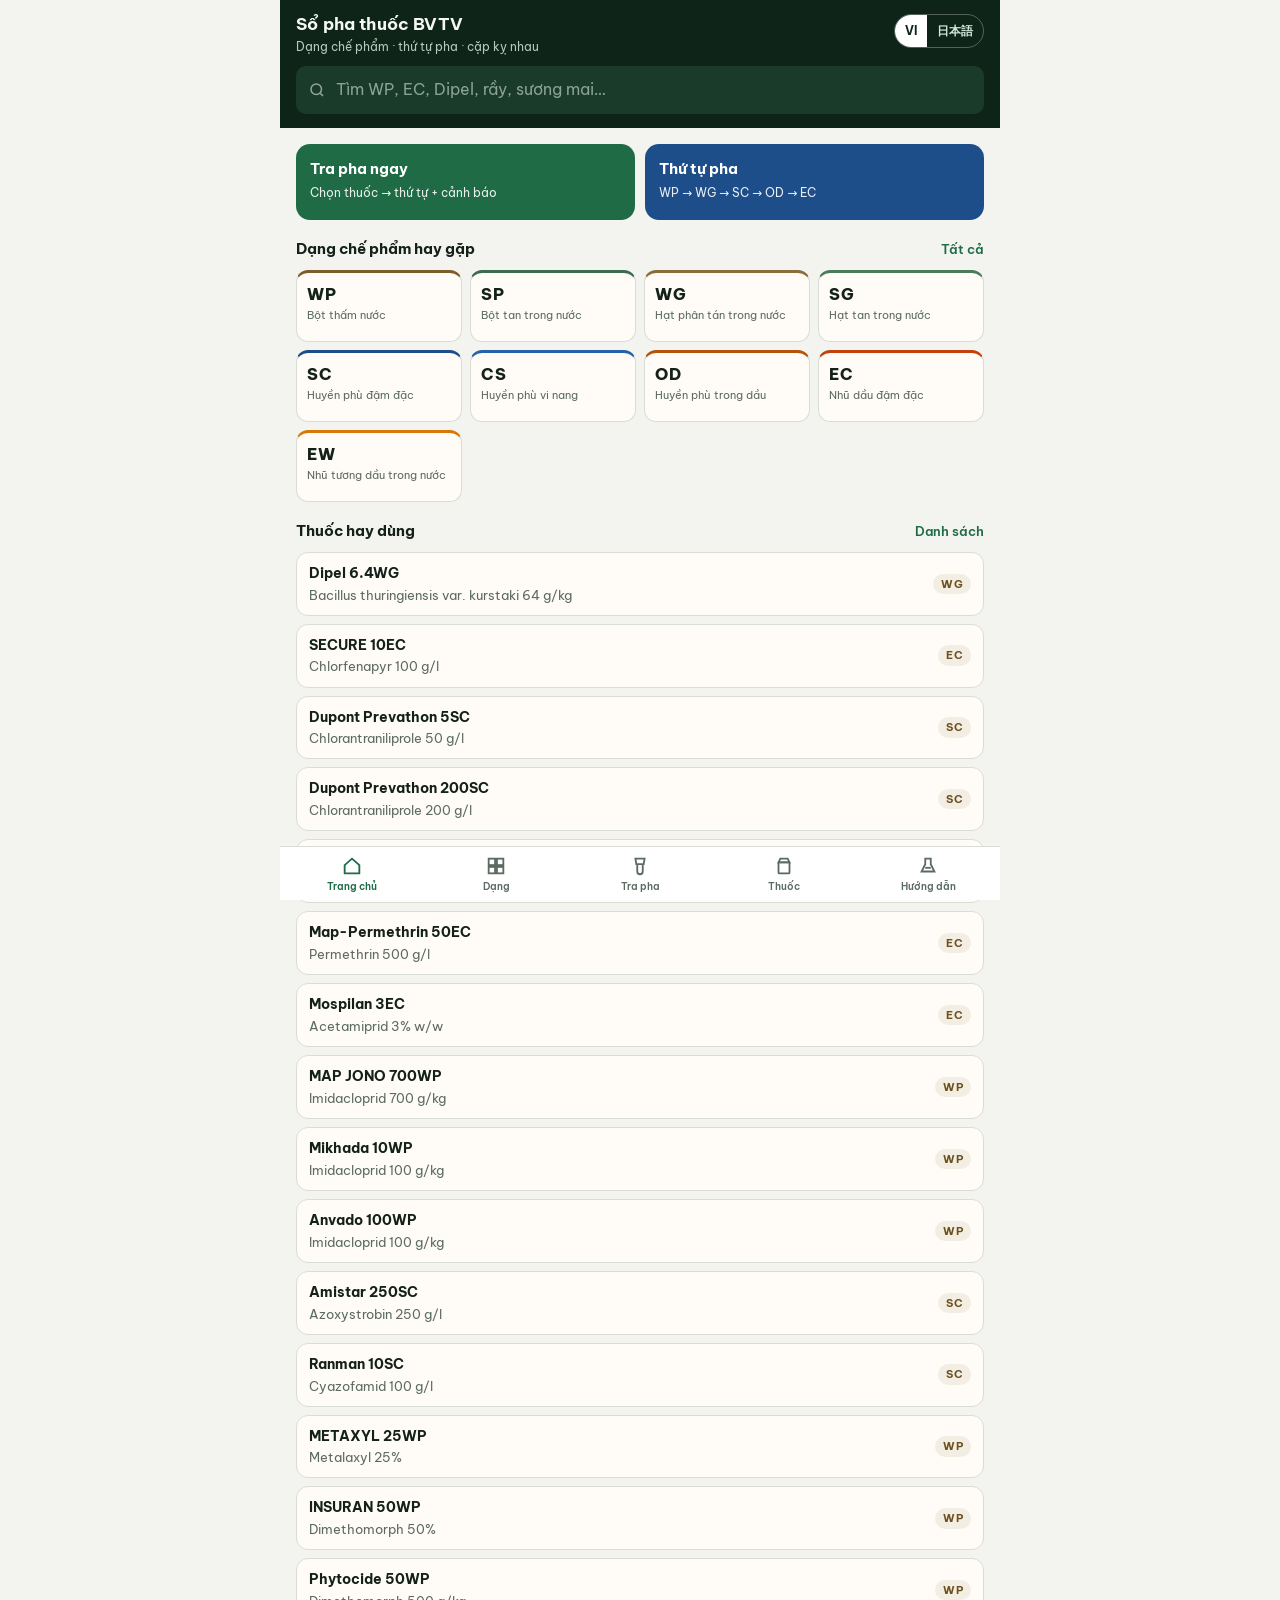
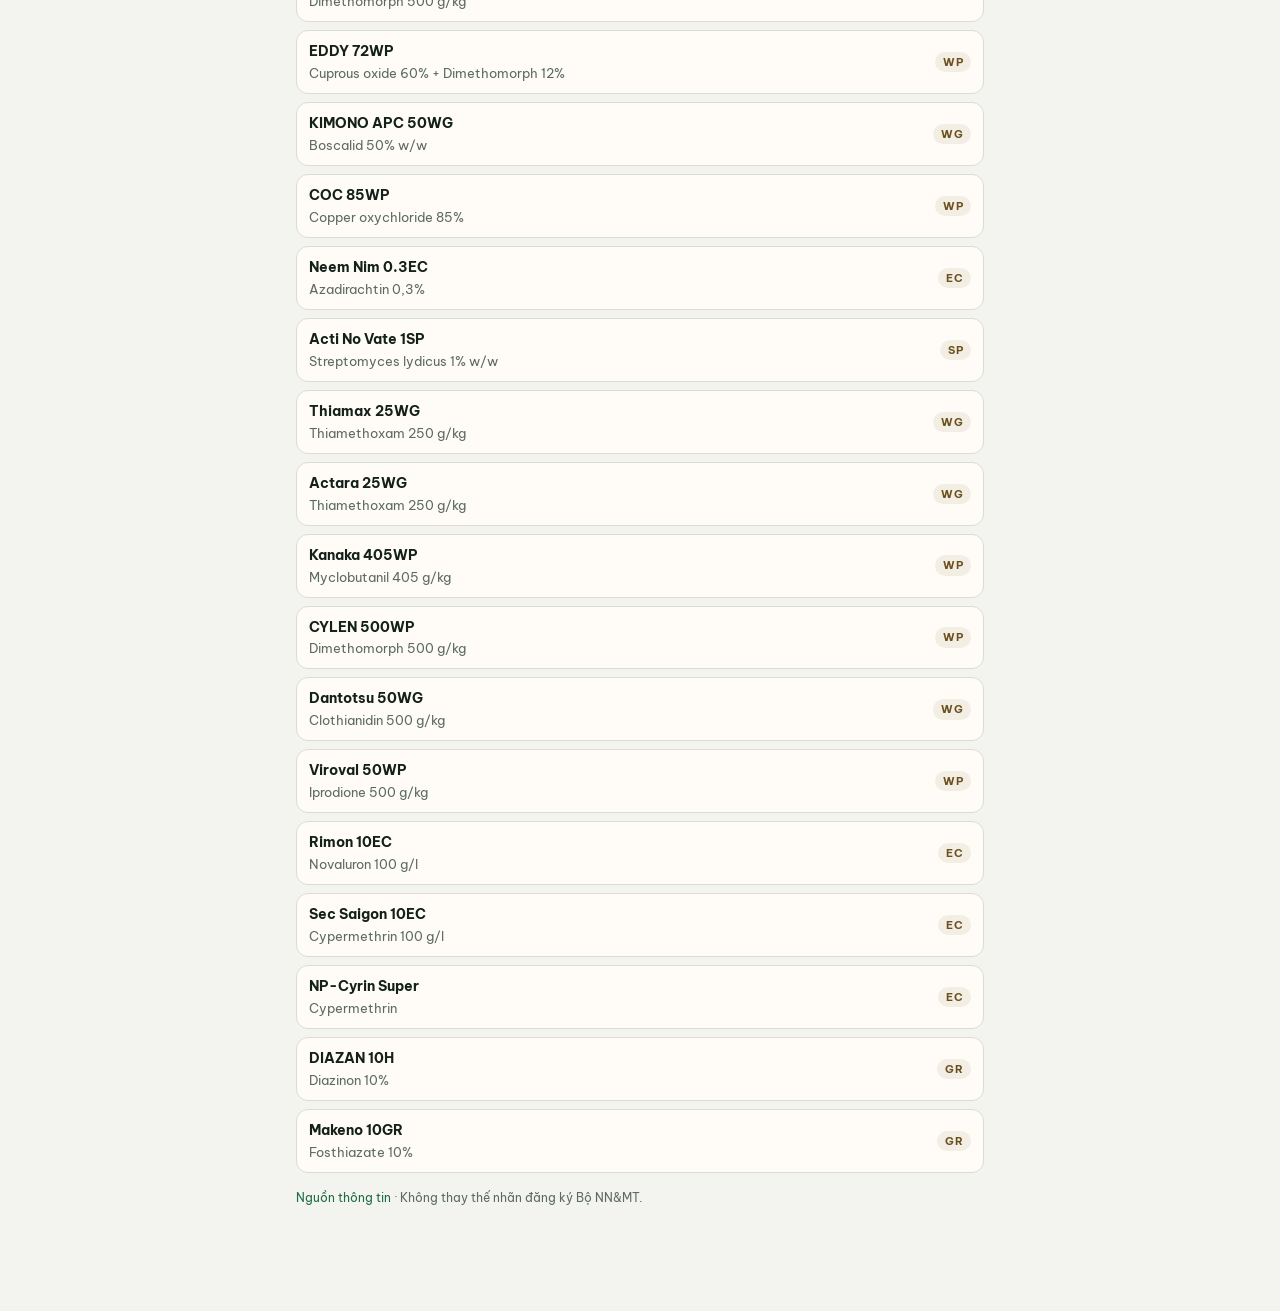
<file: index.html>
<!DOCTYPE html>
<html lang="vi">
<head>
  <meta charset="UTF-8">
  <meta name="viewport" content="width=device-width, initial-scale=1, viewport-fit=cover">
  <meta name="theme-color" content="#0f2419">
  <meta name="description" content="Tra nhanh dạng nông dược WP WG EC SC, thứ tự pha và thuốc không được phối. Tối ưu điện thoại ngoài đồng.">
  <title>Sổ pha thuốc BVTV</title>
  <link rel="manifest" href="manifest.json">
  <link rel="icon" href="data:image/svg+xml,%3Csvg xmlns='http://www.w3.org/2000/svg' viewBox='0 0 64 64'%3E%3Crect fill='%231f6b45' width='64' height='64' rx='14'/%3E%3Cpath fill='%23fff' d='M18 40c8-16 20-22 28-24-6 8-8 18-6 28-10-2-18-2-22-4z'/%3E%3C/svg%3E">
  <link rel="preconnect" href="https://fonts.googleapis.com">
  <link rel="preconnect" href="https://fonts.gstatic.com" crossorigin>
  <link href="https://fonts.googleapis.com/css2?family=Be+Vietnam+Pro:wght@400;600;700;800&family=Noto+Sans+JP:wght@400;500;700&display=swap" rel="stylesheet">
  <link rel="stylesheet" href="css/style.css">
</head>
<body>
  <div class="app">
    <header class="topbar">
      <div class="top-head">
        <div>
          <h1 data-i18n="title">Sổ pha thuốc BVTV</h1>
          <p data-i18n="subtitle">Dạng chế phẩm · thứ tự pha · cặp kỵ nhau</p>
        </div>
        <div class="lang-switch" role="group" aria-label="Ngôn ngữ / 言語">
          <button type="button" data-set-lang="vi" class="on" aria-pressed="true">VI</button>
          <button type="button" data-set-lang="ja" aria-pressed="false">日本語</button>
        </div>
      </div>
      <div class="search-wrap">
        <svg width="18" height="18" viewBox="0 0 24 24" fill="none" stroke="#c5d5c9" stroke-width="2"><circle cx="11" cy="11" r="7"/><path d="M20 20l-3.5-3.5"/></svg>
        <input id="global-search" type="search" data-i18n-placeholder="searchPh" placeholder="Tìm WP, EC, Dipel, rầy, sương mai…" autocomplete="off">
      </div>
    </header>

    <div id="search-results" class="hidden" style="padding:12px 16px 0"></div>

    <main>
      <section id="page-home" class="page">
        <div class="hero-actions">
          <button class="big-btn primary" data-go="#/tra">
            <strong data-i18n="homeTra">Tra pha ngay</strong>
            <span data-i18n="homeTraSub">Chọn thuốc → thứ tự + cảnh báo</span>
          </button>
          <button class="big-btn secondary" data-go="#/pha">
            <strong data-i18n="homeMix">Thứ tự pha</strong>
            <span data-i18n="homeMixSub">WP → WG → SC → OD → EC</span>
          </button>
        </div>
        <div class="section-title">
          <h2 data-i18n="homeForms">Dạng chế phẩm hay gặp</h2>
          <a href="#/dang" data-i18n="homeAll">Tất cả</a>
        </div>
        <div id="home-forms" class="form-grid"></div>
        <div class="section-title" style="margin-top:18px">
          <h2 data-i18n="homeProds">Thuốc hay dùng</h2>
          <a href="#/thuoc" data-i18n="homeList">Danh sách</a>
        </div>
        <div id="home-prods" class="prod-list"></div>
        <p class="note-legal"><a href="#/nguon" data-i18n="homeLegalLink">Nguồn thông tin</a> · <span data-i18n="homeLegalRest">Không thay thế nhãn đăng ký Bộ NN&MT.</span></p>
      </section>

      <section id="page-forms" class="page">
        <div class="section-title"><h2 data-i18n="formsSprayTitle">Pha với nước để phun</h2></div>
        <p class="muted" data-i18n="formsIntro">Chữ cuối tên thuốc (WP, WG, EC…) là dạng bào chế — quyết định thuốc vào bình ở bước nào. Bấm để xem cách pha.</p>
        <div id="forms-spray" class="form-grid" style="margin-top:10px"></div>
        <div class="section-title" style="margin-top:18px"><h2 data-i18n="formsOtherTitle">Không pha bình phun lá</h2></div>
        <div id="forms-other" class="form-grid"></div>
      </section>

      <section id="page-form" class="page">
        <div id="form-detail"></div>
      </section>

      <section id="page-mix" class="page">
        <h2 style="font-size:1.05rem;margin:0 0 8px" data-i18n="mixH2">Thứ tự cho thuốc vào bình</h2>
        <p class="muted" data-i18n="mixIntro">Nguyên tắc: nước trước — rắn khó tan trước — lỏng sau — dầu/nhũ gần cuối — phân bón lá và bám dính cuối cùng. Khuấy đều sau mỗi loại.</p>
        <div class="legend">
          <span><i class="dot" style="background:#dcfce7"></i> <span data-i18n="legendOk">Phối được</span></span>
          <span><i class="dot" style="background:#fde68a"></i> <span data-i18n="legendMid">Có điều kiện</span></span>
          <span><i class="dot" style="background:#fecaca"></i> <span data-i18n="legendNo">Không phối</span></span>
        </div>
        <ol id="mix-steps" class="step-list"></ol>

        <div class="card">
          <h3 data-i18n="matrixTitle">Bảng nhóm hoạt chất</h3>
          <div class="matrix">
            <table>
              <thead>
                <tr>
                  <th class="left" data-i18n="thGroup">Nhóm</th>
                  <th data-i18n="thInsect">Trừ sâu</th>
                  <th data-i18n="thDisease">Trừ bệnh</th>
                  <th data-i18n="thWeed">Trừ cỏ</th>
                  <th data-i18n="thBio">Sinh học</th>
                  <th data-i18n="thFert">Phân lá</th>
                </tr>
              </thead>
              <tbody>
                <tr>
                  <th class="left" data-i18n="rowInsect">Trừ sâu, rầy</th>
                  <td class="cell-mid">⚠</td>
                  <td class="cell-ok">✔</td>
                  <td class="cell-no">✖</td>
                  <td class="cell-mid">⚠</td>
                  <td class="cell-mid">⚠</td>
                </tr>
                <tr>
                  <th class="left" data-i18n="rowDisease">Trừ bệnh</th>
                  <td class="cell-ok">✔</td>
                  <td class="cell-mid">⚠</td>
                  <td class="cell-no">✖</td>
                  <td class="cell-no">✖</td>
                  <td class="cell-mid">⚠</td>
                </tr>
                <tr>
                  <th class="left" data-i18n="rowWeed">Trừ cỏ</th>
                  <td class="cell-no">✖</td>
                  <td class="cell-no">✖</td>
                  <td class="cell-mid">⚠</td>
                  <td class="cell-no">✖</td>
                  <td class="cell-no">✖</td>
                </tr>
                <tr>
                  <th class="left" data-i18n="rowBio">Sinh học (Bt, Streptomyces)</th>
                  <td class="cell-mid">⚠</td>
                  <td class="cell-no">✖</td>
                  <td class="cell-no">✖</td>
                  <td class="cell-ok">✔</td>
                  <td class="cell-mid">⚠</td>
                </tr>
                <tr>
                  <th class="left" data-i18n="rowFert">Phân bón lá</th>
                  <td class="cell-mid">⚠</td>
                  <td class="cell-mid">⚠</td>
                  <td class="cell-no">✖</td>
                  <td class="cell-mid">⚠</td>
                  <td class="cell-ok">✔</td>
                </tr>
              </tbody>
            </table>
          </div>
          <p class="muted" style="margin-top:8px" data-i18n="matrixNote">✔ phối được (đúng thứ tự, thử cốc) · ⚠ được khi liều thấp / không trùng nhóm IRAC–FRAC · ✖ phun riêng</p>
        </div>

        <div class="card">
          <h3 data-i18n="banTitle">Cặp không trộn chung</h3>
          <ul class="plain" data-i18n-html="banList">
            <li><strong>Thuốc trừ cỏ</strong> với mọi thứ khác. Rửa bình thật kỹ.</li>
            <li><strong>COC 85, CuSO4, Booc-đô</strong> — phun riêng. (Đồng hydroxide như Kocide/Champion linh hoạt hơn.)</li>
            <li><strong>Vi sinh</strong> (Dipel Bt, Acti No Vate, Trichoderma) với thuốc nấm hóa học, kháng sinh, vôi. Cách ly 5–7 ngày.</li>
            <li><strong>Carbamate kim loại</strong> (mancozeb, zineb, propineb, fosetyl-Al) với kháng sinh (kasugamycin, validamycin…).</li>
            <li><strong>Canxi / magie</strong> với gốc sunfat hoặc lân — kết tủa, nghẹt béc.</li>
            <li><strong>Cùng nhóm IRAC hoặc FRAC</strong> — không mở phổ, tăng kháng thuốc (Prevathon 5SC / 200SC + Benevia; Mospilan + Jono / Mikhada / Anvado + Thiamax / Actara + Dantotsu; Insuran + Phytocide + Eddy + Cylen; Permethrin + Sec Saigon + NP-Cyrin).</li>
          </ul>
        </div>

        <div class="callout warn" data-i18n-html="fourRight">
          <strong>Bốn đúng:</strong> đúng thuốc — đúng liều nhãn — đúng lúc — đúng cách. Nước sạch. Pha xong phun ngay. Sáng sớm hoặc chiều mát. Bảo hộ khi pha và khi phun.
        </div>
        <p><a href="#/tra" data-i18n="mixLink">Mở bộ tra pha với thuốc hay dùng →</a></p>
      </section>

      <section id="page-products" class="page">
        <div class="filters">
          <button class="on" data-filter="all" data-i18n="filterAll">Tất cả</button>
          <button data-filter="tru-sau" data-i18n="filterInsect">Trừ sâu</button>
          <button data-filter="tru-benh" data-i18n="filterDisease">Trừ bệnh</button>
          <button data-filter="bio" data-i18n="filterBio">Sinh học</button>
        </div>
        <div id="prod-list" class="prod-list"></div>
      </section>

      <section id="page-product" class="page">
        <div id="product-detail"></div>
      </section>

      <section id="page-checker" class="page">
        <h2 style="font-size:1.05rem;margin:0 0 6px" data-i18n="checkerH2">Bộ tra pha</h2>
        <p class="muted" data-i18n="checkerIntro">Chọn cây đang phun, nhập số lít bình pha, rồi chọn thuốc. Thuốc cấm trên cây đó bị làm mờ, không chọn được.</p>
        <div class="crop-bar">
          <label for="crop-select" data-i18n="cropLabel">Cây đang phun</label>
          <select id="crop-select"></select>
          <p id="crop-ban-hint" class="muted"></p>
        </div>
        <div class="tank-card">
          <label for="tank-liters" data-i18n="tankLabel">Số lít cần pha</label>
          <p class="muted" id="tank-hint" data-i18n="tankHint">Liều nhãn tính theo bình 16 lít. Nhập đúng số lít nước sẽ pha — hệ thống quy ra lượng thuốc phải lấy cho bình đó.</p>
          <div class="tank-bar">
            <button type="button" data-l="8">8L</button>
            <button type="button" class="on" data-l="16">16L</button>
            <button type="button" data-l="20">20L</button>
            <button type="button" data-l="25">25L</button>
          </div>
          <div class="tank-custom">
            <input id="tank-liters" type="number" min="0.5" max="500" step="0.5" value="16" inputmode="decimal" enterkeyhint="done">
            <span class="tank-unit" data-i18n="tankUnit">lít</span>
          </div>
          <p id="tank-scale-hint" class="muted"></p>
        </div>
        <div id="checker-picks" class="prod-list" style="margin-bottom:14px"></div>
        <div id="checker-result"></div>
      </section>

      <section id="page-sources" class="page">
        <button class="back" data-go="#/" data-i18n="sourcesBack">← Trang chủ</button>
        <h2 style="font-size:1.05rem;margin:0 0 8px" data-i18n="sourcesH2">Nguồn</h2>
        <p class="muted" data-i18n="sourcesIntro">Thông tin tổng hợp để tra nhanh ngoài đồng. Liều và cây trồng đăng ký có thể khác giữa các lô — luôn đọc nhãn.</p>
        <div id="source-list"></div>
        <p class="note-legal" data-i18n="sourcesLegal">Trang này không phải văn bản pháp lý hay khuyến cáo thương mại. IRAC/FRAC dùng để tránh chồng nhóm, không thay thế tư vấn bảo vệ thực vật tại địa phương.</p>
      </section>
    </main>
  </div>

  <nav class="bottom-nav" aria-label="Điều hướng">
    <button data-page="home" data-go="#/">
      <svg width="22" height="22" viewBox="0 0 24 24" fill="none" stroke="currentColor" stroke-width="2"><path d="M4 11l8-7 8 7v9H4z"/></svg>
      <span data-i18n="navHome">Trang chủ</span>
    </button>
    <button data-page="forms" data-go="#/dang">
      <svg width="22" height="22" viewBox="0 0 24 24" fill="none" stroke="currentColor" stroke-width="2"><rect x="4" y="4" width="7" height="7"/><rect x="13" y="4" width="7" height="7"/><rect x="4" y="13" width="7" height="7"/><rect x="13" y="13" width="7" height="7"/></svg>
      <span data-i18n="navForms">Dạng</span>
    </button>
    <button data-page="checker" data-go="#/tra">
      <svg width="22" height="22" viewBox="0 0 24 24" fill="none" stroke="currentColor" stroke-width="2"><path d="M7 4h10l-1 6H8L7 4z"/><path d="M9 10v8a3 3 0 006 0v-8"/></svg>
      <span data-i18n="navCheck">Tra pha</span>
    </button>
    <button data-page="products" data-go="#/thuoc">
      <svg width="22" height="22" viewBox="0 0 24 24" fill="none" stroke="currentColor" stroke-width="2"><path d="M8 4h8l2 4H6l2-4z"/><rect x="6" y="8" width="12" height="12" rx="1"/></svg>
      <span data-i18n="navProd">Thuốc</span>
    </button>
    <button data-page="mix" data-go="#/pha">
      <svg width="22" height="22" viewBox="0 0 24 24" fill="none" stroke="currentColor" stroke-width="2"><path d="M8 4h8M9 4v6L5 18h14l-4-8V4"/><path d="M9 14h6"/></svg>
      <span data-i18n="navGuide">Hướng dẫn</span>
    </button>
  </nav>

  <script src="js/data.js"></script>
  <script src="js/i18n.js"></script>
  <script src="js/app.js"></script>
</body>
</html>
</file>
<file: css/style.css>
:root {
  --bg: #f3f4ef;
  --paper: #fffcf7;
  --ink: #14211a;
  --muted: #5c6b62;
  --line: #d8ddd6;
  --green: #1f6b45;
  --green-2: #164d32;
  --green-soft: #e7f3eb;
  --ok: #157a3c;
  --ok-bg: #e6f6ea;
  --warn: #b45309;
  --warn-bg: #fef3e2;
  --bad: #b42318;
  --bad-bg: #fdecea;
  --info: #1d4e89;
  --info-bg: #e8f0f8;
  --nav: #0f2419;
  --radius: 14px;
  --shadow: 0 1px 0 rgba(20, 33, 26, 0.06);
  --pad: 16px;
  --max: 720px;
  --nav-h: 64px;
  --safe-b: env(safe-area-inset-bottom, 0px);
}

*,
*::before,
*::after {
  box-sizing: border-box;
}

html,
body {
  margin: 0;
  padding: 0;
  min-height: 100%;
  background: var(--bg);
  color: var(--ink);
  font-family: "Be Vietnam Pro", "Segoe UI", system-ui, sans-serif;
  font-size: 16px;
  line-height: 1.45;
  -webkit-text-size-adjust: 100%;
}

body {
  padding-bottom: calc(var(--nav-h) + var(--safe-b) + 12px);
}

a {
  color: var(--green);
  text-decoration: none;
}

img {
  max-width: 100%;
}

button,
input,
select {
  font: inherit;
}

.app {
  max-width: var(--max);
  margin: 0 auto;
  min-height: 100dvh;
}

.topbar {
  position: sticky;
  top: 0;
  z-index: 20;
  background: var(--nav);
  color: #f4f7f4;
  padding: 12px var(--pad) 14px;
  padding-top: max(12px, env(safe-area-inset-top));
}

.top-head {
  display: flex;
  align-items: flex-start;
  justify-content: space-between;
  gap: 12px;
}

.lang-switch {
  display: flex;
  flex: 0 0 auto;
  border: 1px solid rgba(255, 255, 255, 0.28);
  border-radius: 999px;
  overflow: hidden;
  margin-top: 2px;
}

.lang-switch button {
  border: 0;
  background: transparent;
  color: #d5e6da;
  padding: 6px 10px;
  font-size: 0.75rem;
  font-weight: 700;
  line-height: 1.2;
  cursor: pointer;
  min-height: 32px;
}

.lang-switch button.on {
  background: #fff;
  color: var(--nav);
}

body.lang-ja {
  font-family: "Noto Sans JP", "Yu Gothic", Meiryo, sans-serif;
  line-height: 1.55;
}

.topbar h1 {
  margin: 0;
  font-size: 1.05rem;
  font-weight: 700;
  letter-spacing: 0.01em;
}

.topbar p {
  margin: 2px 0 0;
  font-size: 0.78rem;
  color: #b7c9bc;
}

.search-wrap {
  margin-top: 10px;
  position: relative;
}

.search-wrap input {
  width: 100%;
  border: 0;
  border-radius: 10px;
  padding: 12px 14px 12px 40px;
  background: #1a3a2a;
  color: #fff;
  outline: none;
}

.search-wrap input::placeholder {
  color: #8aa394;
}

.search-wrap svg {
  position: absolute;
  left: 12px;
  top: 50%;
  transform: translateY(-50%);
  opacity: 0.7;
}

.page {
  display: none;
  padding: var(--pad);
}

.page.active {
  display: block;
}

.section-title {
  display: flex;
  align-items: baseline;
  justify-content: space-between;
  gap: 8px;
  margin: 8px 0 10px;
}

.section-title h2 {
  margin: 0;
  font-size: 0.95rem;
  font-weight: 700;
}

.section-title a,
.link-btn {
  font-size: 0.8rem;
  font-weight: 600;
}

.hero-actions {
  display: grid;
  grid-template-columns: 1fr 1fr;
  gap: 10px;
  margin-bottom: 18px;
}

.big-btn {
  display: flex;
  flex-direction: column;
  gap: 4px;
  text-align: left;
  border: 0;
  border-radius: var(--radius);
  padding: 14px;
  min-height: 76px;
  cursor: pointer;
  color: #fff;
}

.big-btn.primary {
  background: var(--green);
}

.big-btn.secondary {
  background: #1d4e89;
}

.big-btn strong {
  font-size: 0.95rem;
}

.big-btn span {
  font-size: 0.75rem;
  opacity: 0.9;
}

.card {
  background: var(--paper);
  border: 1px solid var(--line);
  border-radius: var(--radius);
  padding: 14px;
  margin-bottom: 10px;
  box-shadow: var(--shadow);
}

.card h3 {
  margin: 0 0 6px;
  font-size: 0.95rem;
}

.muted {
  color: var(--muted);
  font-size: 0.82rem;
}

.form-grid,
.prod-list {
  display: grid;
  gap: 8px;
}

.form-grid {
  grid-template-columns: repeat(3, 1fr);
}

.chip,
.prod-row,
.pick-row {
  display: flex;
  align-items: center;
  gap: 10px;
  background: var(--paper);
  border: 1px solid var(--line);
  border-radius: 12px;
  padding: 10px 12px;
  min-height: 52px;
  cursor: pointer;
  text-align: left;
  width: 100%;
  color: inherit;
}

.chip {
  flex-direction: column;
  align-items: flex-start;
  gap: 2px;
  min-height: 72px;
  padding: 10px;
}

.chip .code {
  font-weight: 800;
  font-size: 1rem;
  letter-spacing: 0.04em;
}

.chip .name {
  font-size: 0.7rem;
  color: var(--muted);
  line-height: 1.25;
}

.badge {
  display: inline-flex;
  align-items: center;
  border-radius: 999px;
  padding: 2px 8px;
  font-size: 0.7rem;
  font-weight: 700;
  letter-spacing: 0.04em;
  background: var(--green-soft);
  color: var(--green-2);
}

.badge.form {
  background: #f3eee4;
  color: #6b4f1d;
}

.badge.bio {
  background: #e6f4ef;
  color: #0f766e;
}

.badge.bad {
  background: var(--bad-bg);
  color: var(--bad);
}

.badge.warn {
  background: var(--warn-bg);
  color: var(--warn);
}

.prod-row {
  justify-content: space-between;
}

.prod-row .meta {
  display: flex;
  flex-direction: column;
  gap: 2px;
  min-width: 0;
}

.prod-row .meta strong {
  font-size: 0.9rem;
}

.filters {
  display: flex;
  gap: 6px;
  overflow-x: auto;
  padding-bottom: 8px;
  margin: 0 -4px 8px;
  scrollbar-width: none;
}

.filters button {
  flex: 0 0 auto;
  border: 1px solid var(--line);
  background: var(--paper);
  border-radius: 999px;
  padding: 8px 12px;
  font-size: 0.8rem;
  font-weight: 600;
  cursor: pointer;
}

.filters button.on {
  background: var(--green);
  color: #fff;
  border-color: var(--green);
}

.step-list {
  counter-reset: step;
  list-style: none;
  margin: 0;
  padding: 0;
}

.step-list li {
  position: relative;
  padding: 12px 12px 12px 52px;
  background: var(--paper);
  border: 1px solid var(--line);
  border-radius: 12px;
  margin-bottom: 8px;
}

.step-list li::before {
  counter-increment: step;
  content: counter(step);
  position: absolute;
  left: 12px;
  top: 12px;
  width: 28px;
  height: 28px;
  border-radius: 50%;
  background: var(--green);
  color: #fff;
  font-size: 0.8rem;
  font-weight: 700;
  display: flex;
  align-items: center;
  justify-content: center;
}

.step-list strong {
  display: block;
  margin-bottom: 4px;
}

.callout {
  border-radius: var(--radius);
  padding: 12px 14px;
  margin-bottom: 12px;
  font-size: 0.88rem;
}

.callout.warn {
  background: var(--warn-bg);
  color: #7c3d0a;
}

.callout.bad {
  background: var(--bad-bg);
  color: #7f1d1d;
}

.callout.ok {
  background: var(--ok-bg);
  color: #14532d;
}

.callout.info {
  background: var(--info-bg);
  color: #1e3a5f;
}

.matrix {
  overflow-x: auto;
  -webkit-overflow-scrolling: touch;
}

table {
  width: 100%;
  border-collapse: collapse;
  font-size: 0.75rem;
  background: var(--paper);
  border-radius: 12px;
  overflow: hidden;
}

th,
td {
  border: 1px solid var(--line);
  padding: 8px 6px;
  text-align: center;
}

th {
  background: var(--green-soft);
  font-weight: 700;
}

td.left,
th.left {
  text-align: left;
}

.cell-ok {
  background: #dcfce7;
  color: #166534;
  font-weight: 700;
}

.cell-no {
  background: #fecaca;
  color: #991b1b;
  font-weight: 700;
}

.cell-mid {
  background: #fde68a;
  color: #92400e;
  font-weight: 700;
}

.back {
  border: 0;
  background: none;
  color: var(--green);
  font-weight: 700;
  padding: 0 0 10px;
  cursor: pointer;
}

.dl {
  display: grid;
  grid-template-columns: 110px 1fr;
  gap: 6px 10px;
  font-size: 0.88rem;
  margin: 10px 0;
}

.dl dt {
  color: var(--muted);
  font-weight: 600;
}

.dl dd {
  margin: 0;
}

ul.plain {
  margin: 8px 0 0;
  padding-left: 18px;
}

ul.plain li {
  margin-bottom: 6px;
}

.tank-card {
  background: var(--paper);
  border: 1px solid var(--line);
  border-radius: var(--radius);
  padding: 12px;
  margin: 0 0 12px;
}

.tank-card label {
  display: block;
  font-size: 0.78rem;
  font-weight: 700;
  color: var(--muted);
  margin-bottom: 4px;
}

.tank-card > .muted {
  margin: 0 0 10px;
}

.tank-bar {
  display: flex;
  gap: 6px;
  margin: 0 0 10px;
}

.tank-bar button {
  flex: 1;
  border: 1px solid var(--line);
  background: #fff;
  border-radius: 10px;
  padding: 10px 0;
  font-weight: 700;
  cursor: pointer;
}

.tank-bar button.on {
  background: var(--green);
  color: #fff;
  border-color: var(--green);
}

.tank-custom {
  display: flex;
  align-items: stretch;
  gap: 0;
  border: 1px solid var(--line);
  border-radius: 10px;
  overflow: hidden;
  background: #fff;
}

.tank-custom:focus-within {
  border-color: var(--green);
  box-shadow: 0 0 0 3px rgba(31, 107, 69, 0.15);
}

.tank-custom input {
  flex: 1;
  min-width: 0;
  border: 0;
  padding: 12px 12px;
  background: transparent;
  color: var(--ink);
  font-weight: 800;
  font-size: 1.15rem;
  outline: none;
}

.tank-unit {
  display: flex;
  align-items: center;
  padding: 0 14px;
  font-weight: 700;
  color: var(--muted);
  background: var(--green-soft);
  border-left: 1px solid var(--line);
}

#tank-scale-hint {
  margin: 8px 0 0;
}

.dose-take {
  margin-top: 6px;
  padding: 8px 10px;
  background: var(--green-soft);
  border-radius: 10px;
}

.dose-range {
  margin-top: 8px;
}

.dose-band {
  display: grid;
  grid-template-columns: 1fr 1fr 1fr;
  gap: 4px;
  margin-bottom: 6px;
}

.dose-band > span {
  display: flex;
  flex-direction: column;
  align-items: center;
  text-align: center;
  padding: 6px 4px;
  background: #fff;
  border-radius: 8px;
  border: 1px solid #c5e0d0;
  font-size: 0.75rem;
  line-height: 1.3;
}

.dose-band em {
  font-style: normal;
  color: var(--muted);
  font-size: 0.68rem;
  font-weight: 600;
}

.dose-band strong {
  font-size: 0.88rem;
  margin: 2px 0;
}

.take-summary {
  background: var(--green-soft);
  border-color: #c5e0d0;
}

.take-summary h3 {
  margin-bottom: 8px;
}

.take-summary li {
  font-size: 0.95rem;
}

.crop-bar {
  background: var(--paper);
  border: 1px solid var(--line);
  border-radius: var(--radius);
  padding: 12px;
  margin: 8px 0 10px;
}

.crop-bar label {
  display: block;
  font-size: 0.78rem;
  font-weight: 700;
  color: var(--muted);
  margin-bottom: 6px;
}

.crop-bar select {
  width: 100%;
  border: 1px solid var(--line);
  border-radius: 10px;
  padding: 12px 10px;
  background: #fff;
  color: var(--ink);
  font-weight: 600;
}

.crop-bar #crop-ban-hint {
  margin: 8px 0 0;
}

.pick-row input {
  width: 20px;
  height: 20px;
  flex: 0 0 20px;
  accent-color: var(--green);
}

.pick-row .meta {
  display: flex;
  flex-direction: column;
  gap: 2px;
  min-width: 0;
}

.pick-row.banned {
  opacity: 0.55;
  cursor: not-allowed;
  background: #f4f1ee;
  border-style: dashed;
  pointer-events: none;
}

.pick-row.banned strong {
  text-decoration: line-through;
  text-decoration-thickness: 1px;
}

.pick-row.banned input {
  accent-color: #9ca3af;
}

.pick-row.granule {
  opacity: 0.72;
  cursor: not-allowed;
  background: #f7f6f3;
  pointer-events: none;
}

.order-box {
  display: flex;
  flex-direction: column;
  gap: 8px;
}

.order-item {
  display: flex;
  gap: 10px;
  align-items: flex-start;
  background: var(--paper);
  border: 1px solid var(--line);
  border-radius: 12px;
  padding: 10px 12px;
}

.num {
  flex: 0 0 28px;
  height: 28px;
  border-radius: 50%;
  background: var(--green);
  color: #fff;
  display: flex;
  align-items: center;
  justify-content: center;
  font-weight: 800;
  font-size: 0.85rem;
}

.result-empty {
  text-align: center;
  padding: 28px 12px;
  color: var(--muted);
}

.bottom-nav {
  position: fixed;
  left: 0;
  right: 0;
  bottom: 0;
  z-index: 30;
  display: grid;
  grid-template-columns: repeat(5, 1fr);
  background: #fff;
  border-top: 1px solid var(--line);
  padding-bottom: var(--safe-b);
  max-width: var(--max);
  margin: 0 auto;
}

.bottom-nav button {
  border: 0;
  background: none;
  padding: 8px 4px 6px;
  font-size: 0.65rem;
  font-weight: 600;
  color: var(--muted);
  cursor: pointer;
}

.bottom-nav button.on {
  color: var(--green);
}

.bottom-nav svg {
  display: block;
  margin: 0 auto 2px;
}

.hidden {
  display: none !important;
}

.legend {
  display: flex;
  flex-wrap: wrap;
  gap: 8px;
  font-size: 0.75rem;
  margin: 8px 0 12px;
}

.legend span {
  display: inline-flex;
  align-items: center;
  gap: 4px;
}

.dot {
  width: 10px;
  height: 10px;
  border-radius: 2px;
  display: inline-block;
}

.source-item {
  margin-bottom: 12px;
}

.source-item a {
  font-weight: 700;
  font-size: 0.88rem;
}

.note-legal {
  font-size: 0.75rem;
  color: var(--muted);
  margin-top: 16px;
  line-height: 1.5;
}

@media (min-width: 640px) {
  .form-grid {
    grid-template-columns: repeat(4, 1fr);
  }
}
</file>
